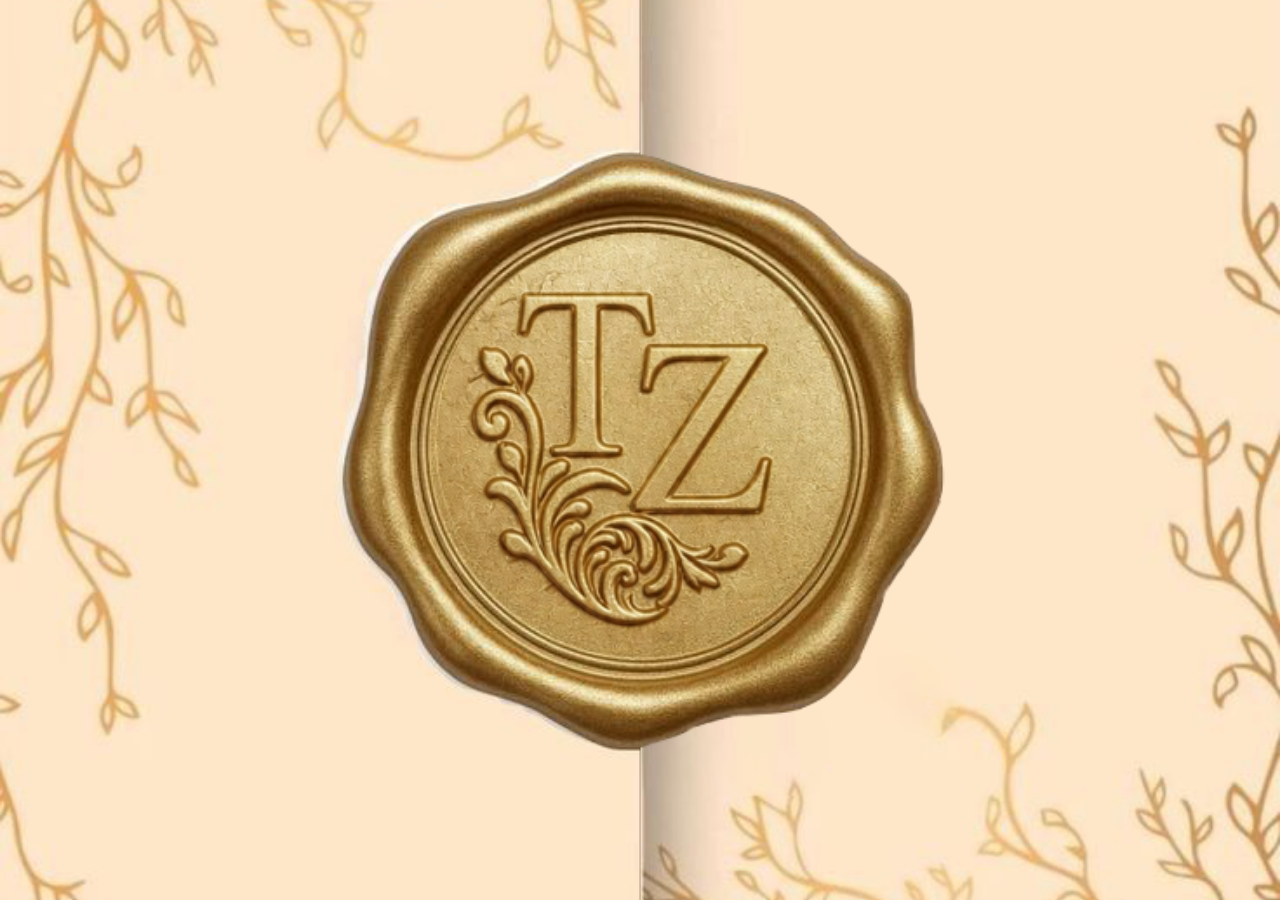
<file: wedding-invitation/index.html>
<!DOCTYPE html>
<html lang="en">
<head>
<meta charset="UTF-8" />
<meta name="viewport" content="width=device-width, initial-scale=1.0" />
<title>Ultra Luxury Wedding Invitation</title>

<link href="https://cdn.jsdelivr.net/npm/bootstrap@5.3.0/dist/css/bootstrap.min.css" rel="stylesheet">
<link rel="stylesheet" href="style.css">
</head>
<body>

<div id="screen" class="screen">

<div class="envelope-wrapper" onclick="openInvite()">

  <div class="left-panel">
    <img src="images/envelope-left.png" />
  </div>

  <div class="right-panel">
    <img src="images/envelope-right.png" />
  </div>

  <!-- CLEAN SEAL (NO STAR) -->
  <div id="seal" class="seal"></div>

</div>

</div>

<div id="invite" class="invitation hidden">

<div class="container text-center">

<div class="card-luxury">

<h1 class="title">Bismillah ✨</h1>
<p>We invite you to our Nikah Ceremony</p>

<hr style="border-color:#d4af37">

<h2 id="guestName">Dear Guest</h2>

<p>📅 20 June 2026<br>📍 Sri Lanka</p>

<hr style="border-color:#d4af37">
<div class="map-container">

  <h5>📍 Wedding Location</h5>

  <iframe
    src="https://www.google.com/maps/embed?pb=!1m18!1m12!1m3!1d4905.906027104975!2d80.60632437499983!3d7.27429059273277!2m3!1f0!2f0!3f0!3m2!1i1024!2i768!4f13.1!3m3!1m2!1s0x3ae368c1b509263d%3A0x34269994c76b3bc7!2sOak%20Ray%20Regency!5e1!3m2!1sen!2slk!4v1778361450814!5m2!1sen!2slk"
    width="100%"
    height="280"
    style="border:0;border-radius:12px;"
    allowfullscreen=""
    loading="lazy"
    referrerpolicy="no-referrer-when-downgrade">
  </iframe>

  <!-- <br><br>

  <a
    href="https://maps.app.goo.gl/P5xKg853Btq2SCst7"
    target="_blank"
    class="btn btn-warning">

    📍 Get Directions

  </a> -->

</div>

<iframe src="https://forms.gle/WU9mVueh8sdXXCJPA" width="100%" height="400"></iframe>

</div>
</div>
</div>
<script src="script.js"></script>
</body>
</html>
</file>
<file: wedding-invitation/style.css>
body{
margin:0;
font-family:'Segoe UI',sans-serif;
background:rgb(224, 243, 221);
overflow:hidden;
color:white;
}

/* FULL SCREEN ENVELOPE */
.screen{
position:fixed;
top:0;left:0;
width:100vw;
height:100vh;
display:flex;
justify-content:center;
align-items:center;
flex-direction:column;
background:rgb(224, 243, 221);
overflow:hidden;
padding: 
env(safe-area-inset-top)
env(safe-area-inset-right)
env(safe-area-inset-bottom)
env(safe-area-inset-left);
}

.envelope-wrapper{
position:relative;
width:100vw;
height:100vh;
overflow:hidden;
cursor:pointer;
background-image:url('/mnt/data/ChatGPT Image May 9, 2026, 10_36_02 AM.png');
background-size:cover;
background-position:center;
background:rgb(0, 0, 0);
}

/* PANELS */
.left-panel,.right-panel{
position:absolute;
top:0;
width:100%;
height:100%;
transition:1.5s ease;
backdrop-filter:blur(0px);
overflow:hidden;
}
.left-panel img,
.right-panel img{
width:100%;
height:100%;
object-fit:cover;
display:block;
}

.left-panel{
left:0;
z-index:2;
}

.right-panel{
right:0;
z-index:1;
}

/* DESKTOP OPEN */
.open .left-panel{transform:translateX(-100%);}
.open .right-panel{transform:translateX(100%);}

/* MOBILE OPEN FIX */
@media (max-width:768px){
.open .left-panel{transform:translateX(-120%);}
.open .right-panel{transform:translateX(120%);}

}

/* SEAL */
/* .seal{
position:absolute;
top:50%;
left:50%;
transform:translate(-50%,-50%);
width:85px;
height:85px;
border-radius:50%;
background:linear-gradient(145deg,#d4af37,#8b6b00);
box-shadow:0 0 18px rgba(212,175,55,0.35);
z-index:10;
} */

.seal.break{animation:crack 1s forwards;}

@keyframes crack{
0%{transform:translate(-50%,-50%) scale(1);}
50%{transform:translate(-50%,-50%) scale(1.3) rotate(20deg);}
100%{transform:translate(-50%,-50%) scale(0);opacity:0;}
}

/* INVITATION */
.invitation{
min-height:100vh;
padding:30px 15px;
background:linear-gradient(180deg,#0a0a0a,#000);
animation:fadeIn 1.5s ease;
}

.hidden{display:none;}

@keyframes fadeIn{
from{opacity:0;transform:translateY(20px);}
to{opacity:1;transform:translateY(0);}
}

.card-luxury{
background:rgba(255,255,255,0.05);
backdrop-filter:blur(15px);
border:1px solid rgba(212,175,55,0.4);
border-radius:20px;
padding:25px;
box-shadow:0 0 50px rgba(212,175,55,0.15);
}

.title{
font-size:clamp(28px,7vw,45px);
color:#d4af37;
font-weight:bold;
}
.map-container{
margin-top:15px;
}

.map-container iframe{
width:100%;
height:100px;
border:0;
border-radius:12px;
}
/* .btn-warning{
background:#d4af37;
border:none;
color:black;
font-weight:bold;
padding:10px 22px;
border-radius:30px;
box-shadow:0 0 15px rgba(212,175,55,0.4);
} */
</file>
